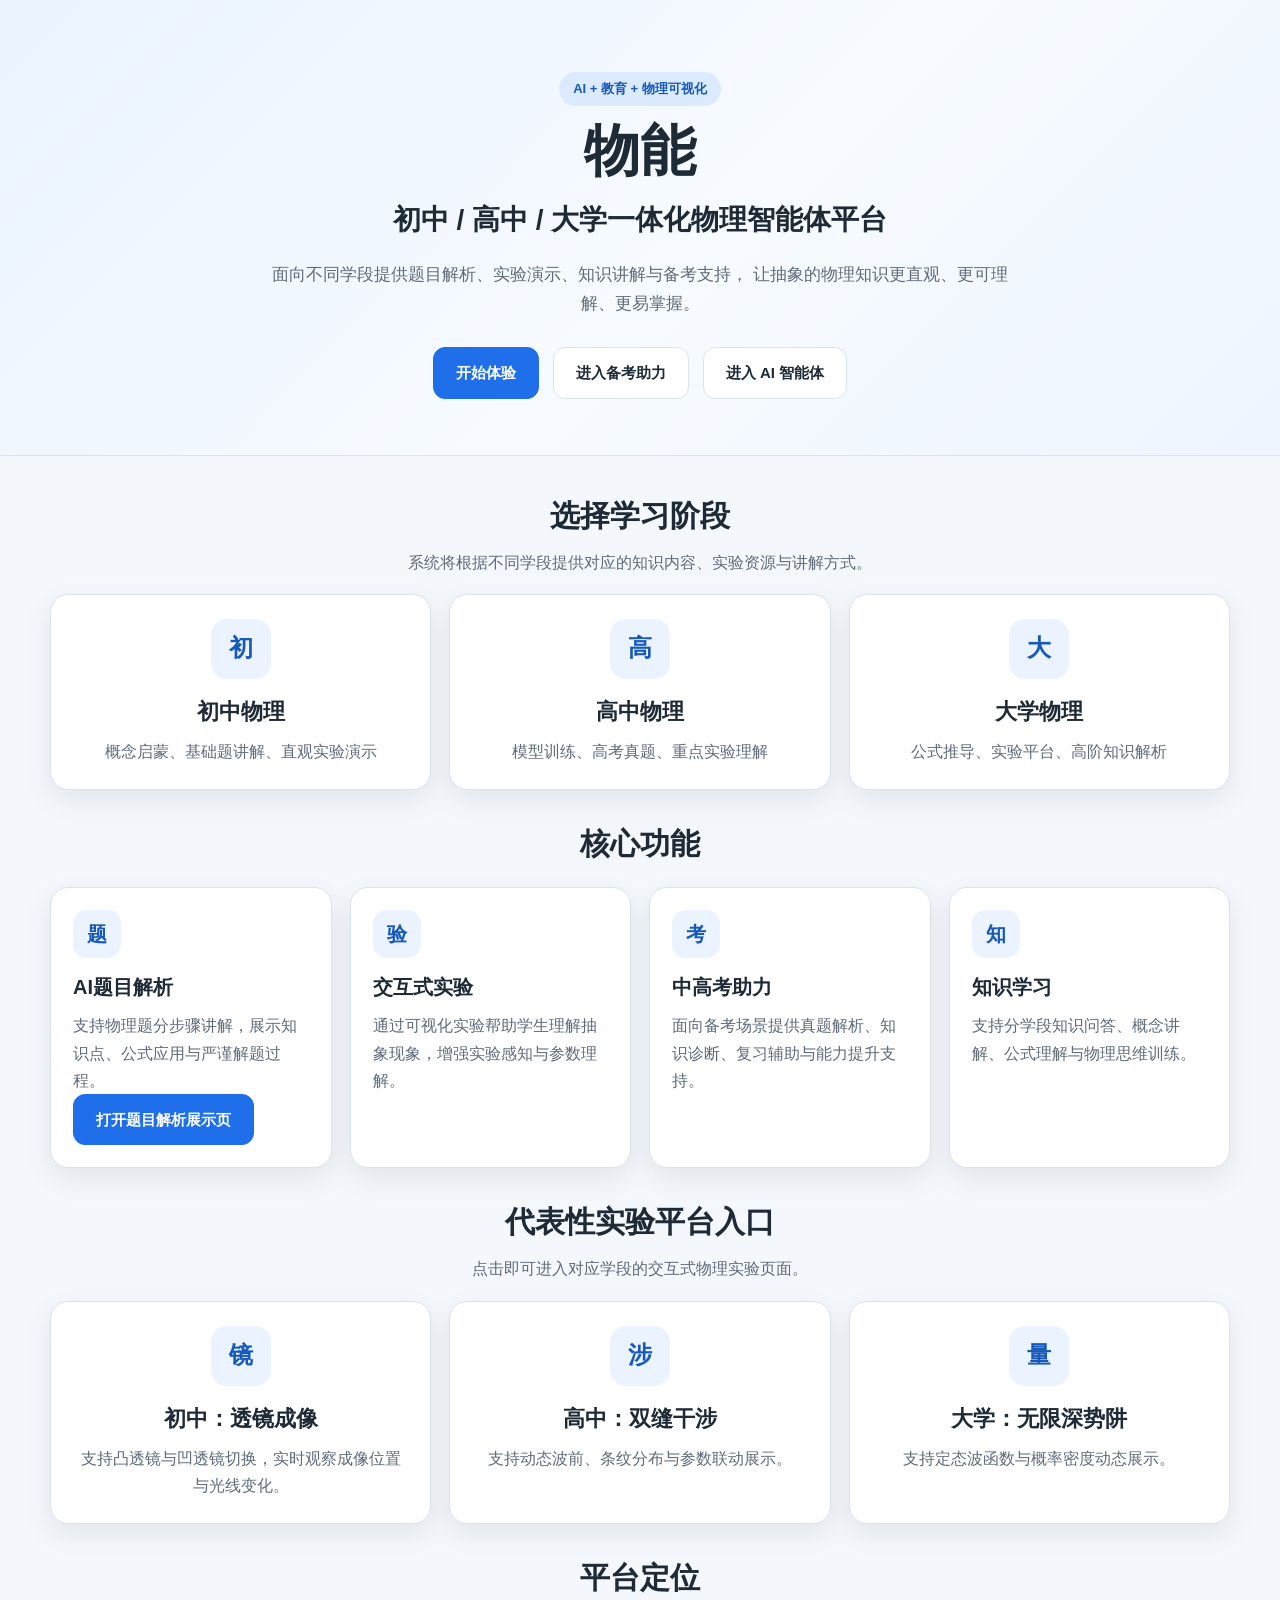
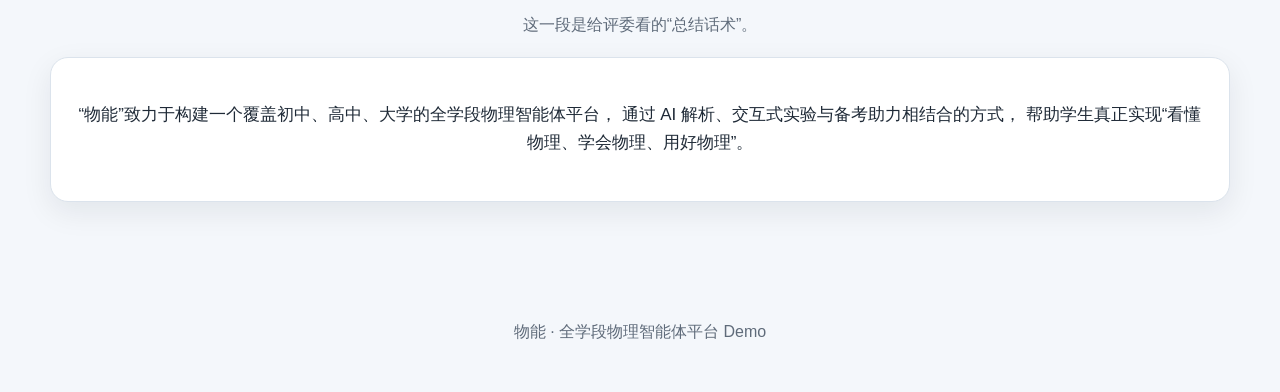
<file: index.html>
<!doctype html>
<html lang="zh-CN">
<head>
  <meta charset="utf-8">
  <meta name="viewport" content="width=device-width, initial-scale=1">
  <title>物能 · 全学段物理智能体</title>
  <link rel="stylesheet" href="styles.css">
</head>
<body>

  <header class="hero">
    <div class="container">
      <div class="hero-text">
        <p class="tag">AI + 教育 + 物理可视化</p>
        <h1>物能</h1>
        <h2>初中 / 高中 / 大学一体化物理智能体平台</h2>
        <p class="desc">
          面向不同学段提供题目解析、实验演示、知识讲解与备考支持，
          让抽象的物理知识更直观、更可理解、更易掌握。
        </p>

        <div class="hero-buttons">
          <a class="btn primary" href="#stage">开始体验</a>
          <a class="btn secondary" href="exam-help.html">进入备考助力</a>
          <a class="btn secondary" href="https://www.coze.cn/store/agent/7615112002855600128?bot_id=true" target="_blank">进入 AI 智能体</a>
        </div>
      </div>
    </div>
  </header>

  <main class="container">

    <section id="stage" class="section">
      <div class="section-title">
        <h3>选择学习阶段</h3>
        <p>系统将根据不同学段提供对应的知识内容、实验资源与讲解方式。</p>
      </div>

      <div class="grid three">
        <a class="card stage-card" href="junior.html">
          <div class="icon">初</div>
          <h4>初中物理</h4>
          <p>概念启蒙、基础题讲解、直观实验演示</p>
        </a>

        <a class="card stage-card" href="senior.html">
          <div class="icon">高</div>
          <h4>高中物理</h4>
          <p>模型训练、高考真题、重点实验理解</p>
        </a>

        <a class="card stage-card" href="college.html">
          <div class="icon">大</div>
          <h4>大学物理</h4>
          <p>公式推导、实验平台、高阶知识解析</p>
        </a>
      </div>
    </section>

    <section class="section">
      <div class="section-title">
        <h3>核心功能</h3>
      </div>   
      <div class="grid four">
        <div class="card feature-card">
          <div class="feature-icon">题</div>
          <h4>AI题目解析</h4>
          <p>支持物理题分步骤讲解，展示知识点、公式应用与严谨解题过程。</p>
          <a class="btn primary" href="problem-demo.html" target="_blank">打开题目解析展示页</a>
        </div>

        <div class="card feature-card">
          <div class="feature-icon">验</div>
          <h4>交互式实验</h4>
          <p>通过可视化实验帮助学生理解抽象现象，增强实验感知与参数理解。</p>
        </div>

        <div class="card feature-card">
          <div class="feature-icon">考</div>
          <h4>中高考助力</h4>
          <p>面向备考场景提供真题解析、知识诊断、复习辅助与能力提升支持。</p>
        </div>

        <div class="card feature-card">
          <div class="feature-icon">知</div>
          <h4>知识学习</h4>
          <p>支持分学段知识问答、概念讲解、公式理解与物理思维训练。</p>
        </div>
      </div>
    </section>
    <section class="section">
      <div class="section-title">
        <h3>代表性实验平台入口</h3>
        <p>点击即可进入对应学段的交互式物理实验页面。</p>
      </div>
    
      <div class="grid three">
        <a class="card stage-card" href="lens-imaging.html" target="_blank">
          <div class="icon">镜</div>
          <h4>初中：透镜成像</h4>
          <p>支持凸透镜与凹透镜切换，实时观察成像位置与光线变化。</p>
        </a>
    
        <a class="card stage-card" href="double-slit.html" target="_blank">
          <div class="icon">涉</div>
          <h4>高中：双缝干涉</h4>
          <p>支持动态波前、条纹分布与参数联动展示。</p>
        </a>
    
        <a class="card stage-card" href="qm-box.html" target="_blank">
          <div class="icon">量</div>
          <h4>大学：无限深势阱</h4>
          <p>支持定态波函数与概率密度动态展示。</p>
        </a>
      </div>
    </section>
    <section class="section demo-panel">
      <div class="section-title">
        <h3>平台定位</h3>
        <p>这一段是给评委看的“总结话术”。</p>
      </div>

      <div class="card highlight-card">
        <p>
          “物能”致力于构建一个覆盖初中、高中、大学的全学段物理智能体平台，
          通过 AI 解析、交互式实验与备考助力相结合的方式，
          帮助学生真正实现“看懂物理、学会物理、用好物理”。
        </p>
      </div>
    </section>

  </main>

  <footer class="footer">
    <div class="container">
      <p>物能 · 全学段物理智能体平台 Demo</p>
    </div>
  </footer>

  <script src="script.js"></script>
</body>
</html>
</file>
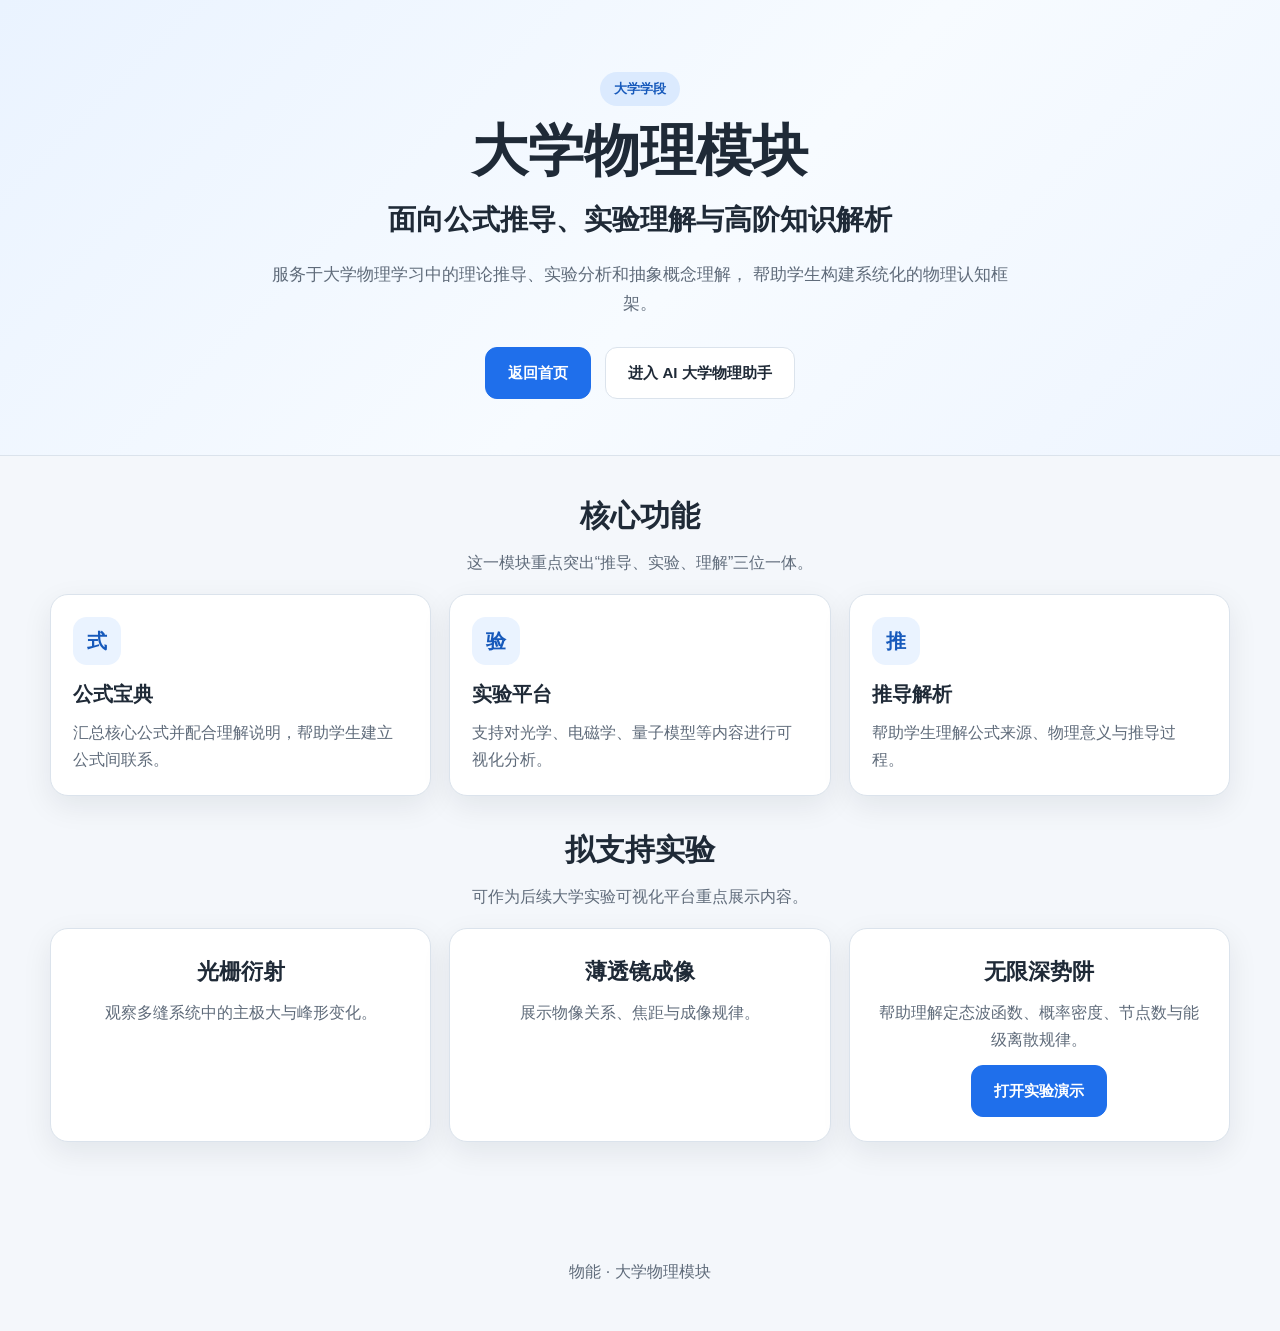
<file: college.html>
<!doctype html>
<html lang="zh-CN">
<head>
  <meta charset="utf-8">
  <meta name="viewport" content="width=device-width, initial-scale=1">
  <title>大学物理 · 物能</title>
  <link rel="stylesheet" href="styles.css">
</head>
<body>

  <header class="hero">
    <div class="container">
      <div class="hero-text">
        <p class="tag">大学学段</p>
        <h1>大学物理模块</h1>
        <h2>面向公式推导、实验理解与高阶知识解析</h2>
        <p class="desc">
          服务于大学物理学习中的理论推导、实验分析和抽象概念理解，
          帮助学生构建系统化的物理认知框架。
        </p>
        <div class="hero-buttons">
          <a class="btn primary" href="index.html">返回首页</a>
          <a class="btn secondary" href="https://www.coze.cn/store/agent/7615112002855600128?bot_id=true" target="_blank">进入 AI 大学物理助手</a>
        </div>
      </div>
    </div>
  </header>

  <main class="container">
    <section class="section">
      <div class="section-title">
        <h3>核心功能</h3>
        <p>这一模块重点突出“推导、实验、理解”三位一体。</p>
      </div>

      <div class="grid three">
        <div class="card feature-card">
          <div class="feature-icon">式</div>
          <h4>公式宝典</h4>
          <p>汇总核心公式并配合理解说明，帮助学生建立公式间联系。</p>
        </div>

        <div class="card feature-card">
          <div class="feature-icon">验</div>
          <h4>实验平台</h4>
          <p>支持对光学、电磁学、量子模型等内容进行可视化分析。</p>
        </div>

        <div class="card feature-card">
          <div class="feature-icon">推</div>
          <h4>推导解析</h4>
          <p>帮助学生理解公式来源、物理意义与推导过程。</p>
        </div>
      </div>
    </section>

    <section class="section">
      <div class="section-title">
        <h3>拟支持实验</h3>
        <p>可作为后续大学实验可视化平台重点展示内容。</p>
      </div>

      <div class="grid three">
        <div class="card stage-card">
          <h4>光栅衍射</h4>
          <p>观察多缝系统中的主极大与峰形变化。</p>
        </div>
        <div class="card stage-card">
          <h4>薄透镜成像</h4>
          <p>展示物像关系、焦距与成像规律。</p>
        </div>
        <div class="card stage-card">
          <h4>无限深势阱</h4>
          <p>帮助理解定态波函数、概率密度、节点数与能级离散规律。</p>
          <a class="btn primary" href="qm-box.html" target="_blank">打开实验演示</a>
        </div>
      </div>
    </section>
  </main>

  <footer class="footer">
    <div class="container">
      <p>物能 · 大学物理模块</p>
    </div>
  </footer>

</body>
</html>
</file>
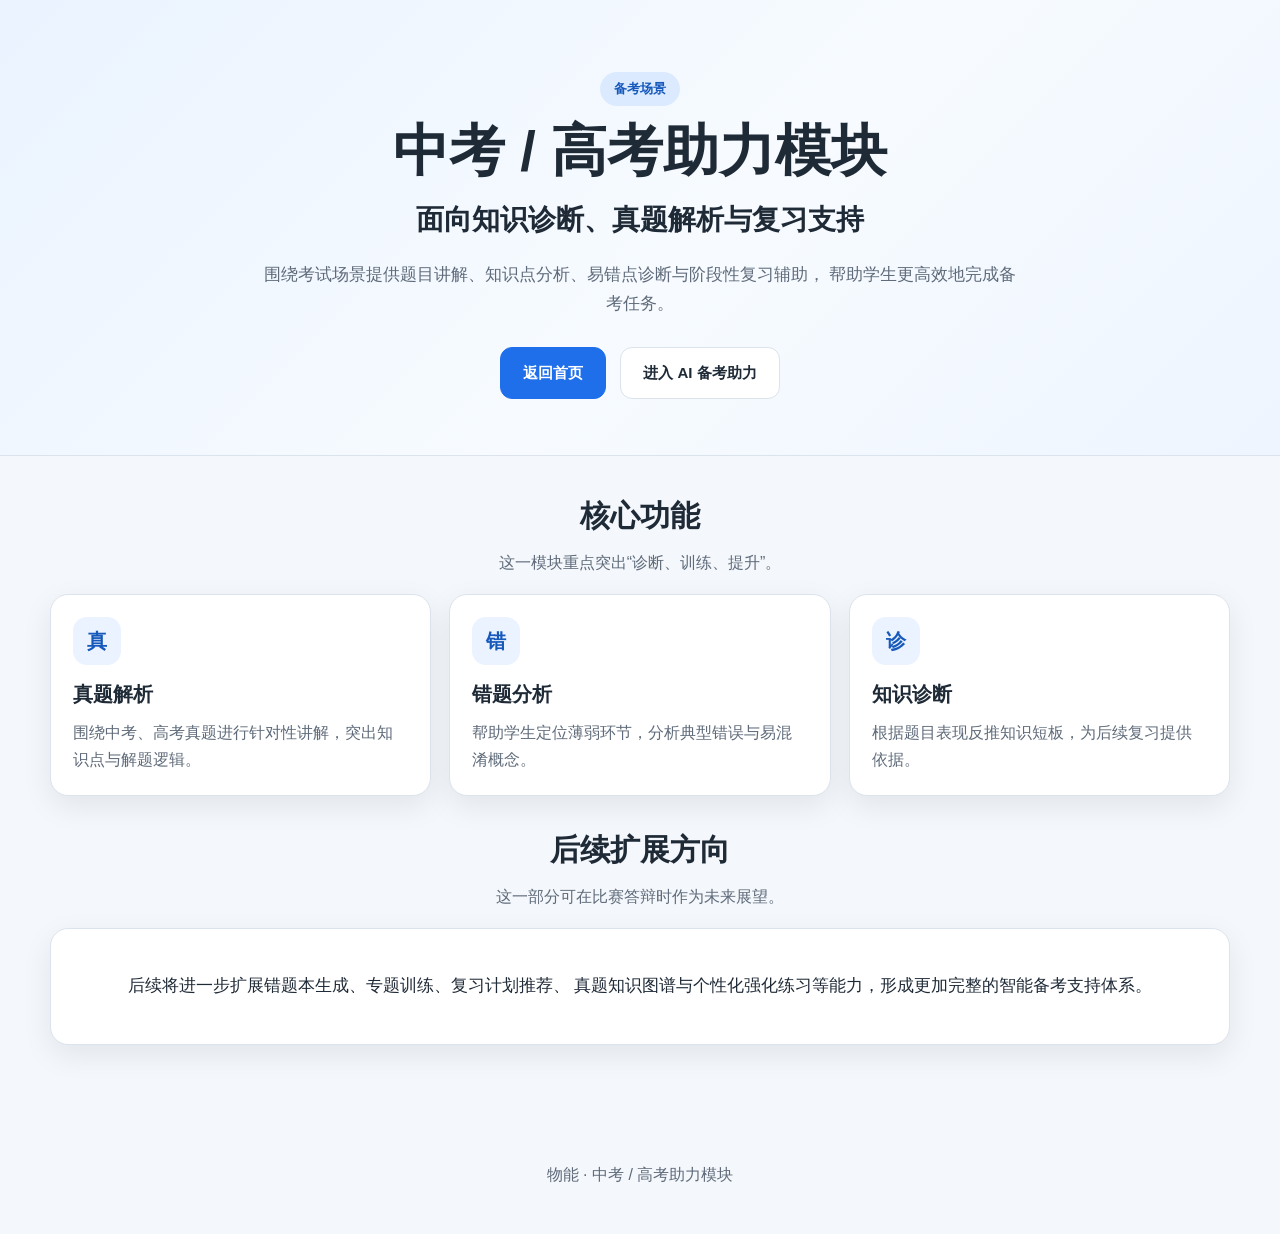
<file: exam-help.html>
<!doctype html>
<html lang="zh-CN">
<head>
  <meta charset="utf-8">
  <meta name="viewport" content="width=device-width, initial-scale=1">
  <title>备考助力 · 物能</title>
  <link rel="stylesheet" href="styles.css">
</head>
<body>

  <header class="hero">
    <div class="container">
      <div class="hero-text">
        <p class="tag">备考场景</p>
        <h1>中考 / 高考助力模块</h1>
        <h2>面向知识诊断、真题解析与复习支持</h2>
        <p class="desc">
          围绕考试场景提供题目讲解、知识点分析、易错点诊断与阶段性复习辅助，
          帮助学生更高效地完成备考任务。
        </p>

        <div class="hero-buttons">
          <a class="btn primary" href="index.html">返回首页</a>
          <a class="btn secondary" href="https://www.coze.cn/store/agent/7615112002855600128?bot_id=true" target="_blank">进入 AI 备考助力</a>
        </div>
      </div>
    </div>
  </header>

  <main class="container">
    <section class="section">
      <div class="section-title">
        <h3>核心功能</h3>
        <p>这一模块重点突出“诊断、训练、提升”。</p>
      </div>

      <div class="grid three">
        <div class="card feature-card">
          <div class="feature-icon">真</div>
          <h4>真题解析</h4>
          <p>围绕中考、高考真题进行针对性讲解，突出知识点与解题逻辑。</p>
        </div>

        <div class="card feature-card">
          <div class="feature-icon">错</div>
          <h4>错题分析</h4>
          <p>帮助学生定位薄弱环节，分析典型错误与易混淆概念。</p>
        </div>

        <div class="card feature-card">
          <div class="feature-icon">诊</div>
          <h4>知识诊断</h4>
          <p>根据题目表现反推知识短板，为后续复习提供依据。</p>
        </div>
      </div>
    </section>

    <section class="section">
      <div class="section-title">
        <h3>后续扩展方向</h3>
        <p>这一部分可在比赛答辩时作为未来展望。</p>
      </div>

      <div class="card highlight-card">
        <p>
          后续将进一步扩展错题本生成、专题训练、复习计划推荐、
          真题知识图谱与个性化强化练习等能力，形成更加完整的智能备考支持体系。
        </p>
      </div>
    </section>
  </main>

  <footer class="footer">
    <div class="container">
      <p>物能 · 中考 / 高考助力模块</p>
    </div>
  </footer>

</body>
</html>
</file>
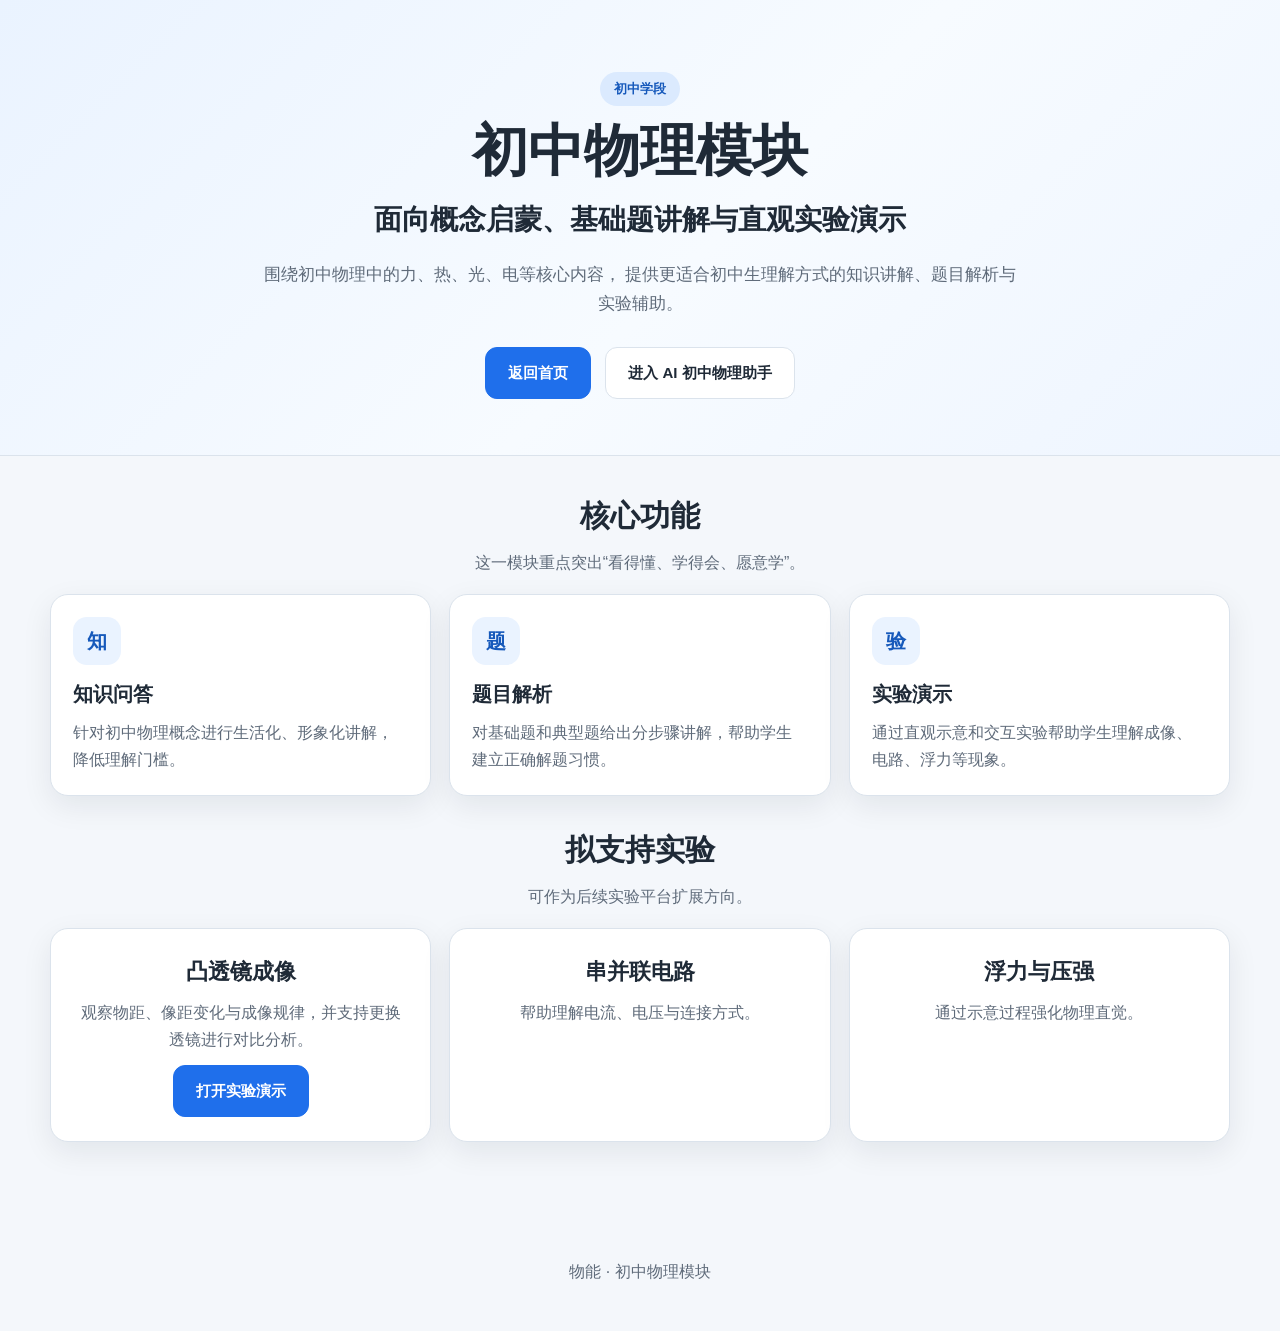
<file: junior.html>
<!doctype html>
<html lang="zh-CN">
<head>
  <meta charset="utf-8">
  <meta name="viewport" content="width=device-width, initial-scale=1">
  <title>初中物理 · 物能</title>
  <link rel="stylesheet" href="styles.css">
</head>
<body>

  <header class="hero">
    <div class="container">
      <div class="hero-text">
        <p class="tag">初中学段</p>
        <h1>初中物理模块</h1>
        <h2>面向概念启蒙、基础题讲解与直观实验演示</h2>
        <p class="desc">
          围绕初中物理中的力、热、光、电等核心内容，
          提供更适合初中生理解方式的知识讲解、题目解析与实验辅助。
        </p>
        
        <div class="hero-buttons">
          <a class="btn primary" href="index.html">返回首页</a>
          <a class="btn secondary" href="https://www.coze.cn/store/agent/7615112002855600128?bot_id=true" target="_blank">进入 AI 初中物理助手</a>
        </div>
      </div>
    </div>
  </header>

  <main class="container">
    <section class="section">
      <div class="section-title">
        <h3>核心功能</h3>
        <p>这一模块重点突出“看得懂、学得会、愿意学”。</p>
      </div>

      <div class="grid three">
        <div class="card feature-card">
          <div class="feature-icon">知</div>
          <h4>知识问答</h4>
          <p>针对初中物理概念进行生活化、形象化讲解，降低理解门槛。</p>
        </div>

        <div class="card feature-card">
          <div class="feature-icon">题</div>
          <h4>题目解析</h4>
          <p>对基础题和典型题给出分步骤讲解，帮助学生建立正确解题习惯。</p>
        </div>

        <div class="card feature-card">
          <div class="feature-icon">验</div>
          <h4>实验演示</h4>
          <p>通过直观示意和交互实验帮助学生理解成像、电路、浮力等现象。</p>
        </div>
      </div>
    </section>

    <section class="section">
      <div class="section-title">
        <h3>拟支持实验</h3>
        <p>可作为后续实验平台扩展方向。</p>
      </div>

      <div class="grid three">
        <div class="card stage-card">
          <h4>凸透镜成像</h4>
          <p>观察物距、像距变化与成像规律，并支持更换透镜进行对比分析。</p>
          <a class="btn primary" href="lens-imaging.html" target="_blank">打开实验演示</a>
        </div>
        <div class="card stage-card">
          <h4>串并联电路</h4>
          <p>帮助理解电流、电压与连接方式。</p>
        </div>
        <div class="card stage-card">
          <h4>浮力与压强</h4>
          <p>通过示意过程强化物理直觉。</p>
        </div>
      </div>
    </section>
  </main>

  <footer class="footer">
    <div class="container">
      <p>物能 · 初中物理模块</p>
    </div>
  </footer>

</body>
</html>
</file>
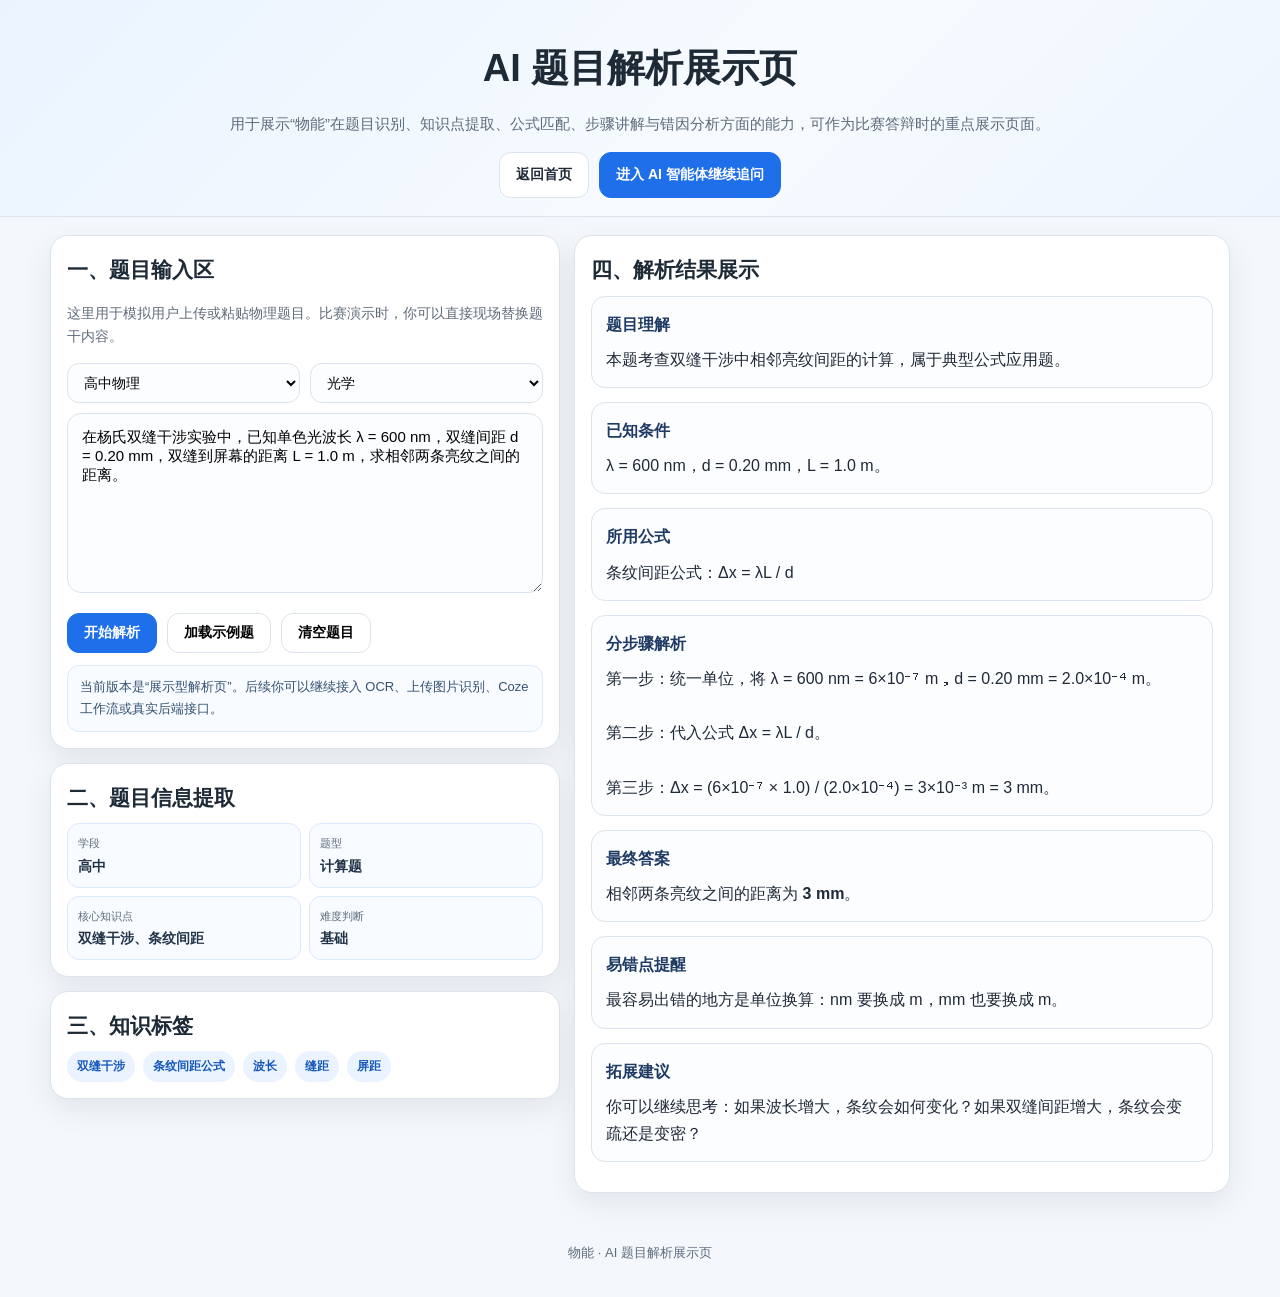
<file: problem-demo.html>
<!doctype html>
<html lang="zh-CN">
<head>
  <meta charset="utf-8">
  <meta name="viewport" content="width=device-width, initial-scale=1">
  <title>AI题目解析展示页 · 物能</title>
  <style>
    :root{
      --bg:#f4f7fb;
      --card:#ffffff;
      --text:#1f2a37;
      --muted:#5f6b7a;
      --line:#dbe3ec;
      --primary:#1f6feb;
      --primary-dark:#1659bb;
      --soft:#eaf3ff;
      --shadow:0 10px 30px rgba(15,23,42,.08);
      --radius:18px;
    }

    *{ box-sizing:border-box; }

    body{
      margin:0;
      font-family:"Microsoft YaHei","PingFang SC",Arial,sans-serif;
      background:var(--bg);
      color:var(--text);
      line-height:1.7;
    }

    a{
      text-decoration:none;
      color:inherit;
    }

    .container{
      width:min(1180px, calc(100% - 24px));
      margin:0 auto;
    }

    .hero{
      padding:36px 0 18px;
      background:linear-gradient(135deg,#eaf3ff 0%,#f7fbff 58%,#eef5ff 100%);
      border-bottom:1px solid var(--line);
    }

    .hero h1{
      margin:0;
      text-align:center;
      font-size:38px;
    }

    .hero p{
      margin:10px auto 0;
      max-width:860px;
      text-align:center;
      color:var(--muted);
      font-size:15px;
    }

    .hero-actions{
      display:flex;
      justify-content:center;
      gap:10px;
      margin-top:16px;
      flex-wrap:wrap;
    }

    .btn{
      display:inline-block;
      padding:10px 16px;
      border-radius:12px;
      border:1px solid var(--line);
      background:#fff;
      font-weight:700;
      font-size:14px;
      transition:.2s ease;
      cursor:pointer;
    }

    .btn:hover{
      transform:translateY(-2px);
      box-shadow:var(--shadow);
    }

    .btn.primary{
      background:var(--primary);
      color:#fff;
      border-color:var(--primary);
    }

    .btn.primary:hover{
      background:var(--primary-dark);
    }

    main{
      padding:18px 0 28px;
    }

    .layout{
      display:grid;
      grid-template-columns: 1.05fr 1.35fr;
      gap:14px;
      align-items:start;
    }

    .left-col,.right-col{
      display:flex;
      flex-direction:column;
      gap:14px;
    }

    .card{
      background:var(--card);
      border:1px solid var(--line);
      border-radius:var(--radius);
      box-shadow:var(--shadow);
      padding:16px;
    }

    .card h2{
      margin:0 0 8px;
      font-size:21px;
    }

    .card h3{
      margin:0 0 8px;
      font-size:18px;
    }

    .muted{
      color:var(--muted);
      font-size:14px;
    }

    .input-box{
      width:100%;
      min-height:180px;
      resize:vertical;
      border:1px solid var(--line);
      border-radius:14px;
      padding:14px;
      font-family:inherit;
      font-size:15px;
      outline:none;
      background:#fcfdff;
    }

    .input-box:focus{
      border-color:#9fc2ff;
      box-shadow:0 0 0 3px rgba(31,111,235,.08);
    }

    .row{
      display:grid;
      grid-template-columns:1fr 1fr;
      gap:10px;
    }

    .select, .text-input{
      width:100%;
      border:1px solid var(--line);
      border-radius:12px;
      padding:10px 12px;
      font-size:14px;
      background:#fcfdff;
    }

    .tip{
      padding:10px 12px;
      background:#f8fbff;
      border:1px solid #dce9ff;
      border-radius:12px;
      color:#355070;
      font-size:13px;
    }

    .metric-grid{
      display:grid;
      grid-template-columns:1fr 1fr;
      gap:8px;
    }

    .metric{
      padding:10px;
      border-radius:12px;
      background:#f8fbff;
      border:1px solid #dce9ff;
    }

    .metric .label{
      font-size:11px;
      color:var(--muted);
      margin-bottom:4px;
    }

    .metric .value{
      font-size:14px;
      font-weight:700;
      color:#223348;
      line-height:1.4;
    }

    .answer-block{
      margin-bottom:14px;
      padding:14px;
      border-radius:14px;
      border:1px solid var(--line);
      background:#fcfdff;
    }

    .answer-block h4{
      margin:0 0 8px;
      font-size:16px;
      color:#1f3b64;
    }

    .chip-row{
      display:flex;
      gap:8px;
      flex-wrap:wrap;
      margin-top:8px;
    }

    .chip{
      background:var(--soft);
      color:var(--primary-dark);
      border-radius:999px;
      padding:5px 10px;
      font-size:12px;
      font-weight:700;
    }

    .footer{
      text-align:center;
      padding:8px 0 20px;
      color:var(--muted);
      font-size:13px;
    }

    @media (max-width: 980px){
      .layout{
        grid-template-columns:1fr;
      }
    }

    @media (max-width: 720px){
      .hero h1{
        font-size:30px;
      }

      .row, .metric-grid{
        grid-template-columns:1fr;
      }
    }
  </style>
</head>
<body>

<header class="hero">
  <div class="container">
    <h1>AI 题目解析展示页</h1>
    <p>用于展示“物能”在题目识别、知识点提取、公式匹配、步骤讲解与错因分析方面的能力，可作为比赛答辩时的重点展示页面。</p>
    <div class="hero-actions">
      <a class="btn" href="index.html">返回首页</a>
      <a class="btn primary" id="goCozeBtn" href="#" target="_blank">进入 AI 智能体继续追问</a>
    </div>
  </div>
</header>

<main class="container">
  <div class="layout">

    <div class="left-col">
      <section class="card">
        <h2>一、题目输入区</h2>
        <p class="muted">这里用于模拟用户上传或粘贴物理题目。比赛演示时，你可以直接现场替换题干内容。</p>

        <div class="row" style="margin-bottom:10px;">
          <select class="select" id="stageSelect">
            <option value="初中">初中物理</option>
            <option value="高中" selected>高中物理</option>
            <option value="大学">大学物理</option>
          </select>

          <select class="select" id="typeSelect">
            <option value="力学">力学</option>
            <option value="电学">电学</option>
            <option value="光学" selected>光学</option>
            <option value="热学">热学</option>
            <option value="近代物理">近代物理</option>
          </select>
        </div>

        <textarea id="problemInput" class="input-box">在杨氏双缝干涉实验中，已知单色光波长 λ = 600 nm，双缝间距 d = 0.20 mm，双缝到屏幕的距离 L = 1.0 m，求相邻两条亮纹之间的距离。</textarea>

        <div style="display:flex; gap:10px; flex-wrap:wrap; margin-top:12px;">
          <button class="btn primary" id="analyzeBtn">开始解析</button>
          <button class="btn" id="loadExampleBtn">加载示例题</button>
          <button class="btn" id="clearBtn">清空题目</button>
        </div>

        <div class="tip" style="margin-top:12px;">
          当前版本是“展示型解析页”。后续你可以继续接入 OCR、上传图片识别、Coze 工作流或真实后端接口。
        </div>
      </section>

      <section class="card">
        <h2>二、题目信息提取</h2>
        <div class="metric-grid">
          <div class="metric">
            <div class="label">学段</div>
            <div class="value" id="metricStage">高中</div>
          </div>
          <div class="metric">
            <div class="label">题型</div>
            <div class="value" id="metricType">计算题</div>
          </div>
          <div class="metric">
            <div class="label">核心知识点</div>
            <div class="value" id="metricKnowledge">双缝干涉、条纹间距</div>
          </div>
          <div class="metric">
            <div class="label">难度判断</div>
            <div class="value" id="metricDifficulty">基础</div>
          </div>
        </div>
      </section>

      <section class="card">
        <h2>三、知识标签</h2>
        <div class="chip-row" id="chipRow">
          <span class="chip">双缝干涉</span>
          <span class="chip">条纹间距公式</span>
          <span class="chip">波长</span>
          <span class="chip">缝距</span>
          <span class="chip">屏距</span>
        </div>
      </section>
    </div>

    <div class="right-col">
      <section class="card">
        <h2>四、解析结果展示</h2>

        <div class="answer-block">
          <h4>题目理解</h4>
          <div id="understandingText">
            本题考查双缝干涉中相邻亮纹间距的计算，属于典型公式应用题。
          </div>
        </div>

        <div class="answer-block">
          <h4>已知条件</h4>
          <div id="knownText">
            λ = 600 nm，d = 0.20 mm，L = 1.0 m。
          </div>
        </div>

        <div class="answer-block">
          <h4>所用公式</h4>
          <div id="formulaText">
            条纹间距公式：Δx = λL / d
          </div>
        </div>

        <div class="answer-block">
          <h4>分步骤解析</h4>
          <div id="stepsText">
            第一步：统一单位，将 λ = 600 nm = 6×10⁻⁷ m，d = 0.20 mm = 2.0×10⁻⁴ m。<br><br>
            第二步：代入公式 Δx = λL / d。<br><br>
            第三步：Δx = (6×10⁻⁷ × 1.0) / (2.0×10⁻⁴) = 3×10⁻³ m = 3 mm。
          </div>
        </div>

        <div class="answer-block">
          <h4>最终答案</h4>
          <div id="answerText">
            相邻两条亮纹之间的距离为 <strong>3 mm</strong>。
          </div>
        </div>

        <div class="answer-block">
          <h4>易错点提醒</h4>
          <div id="mistakeText">
            最容易出错的地方是单位换算：nm 要换成 m，mm 也要换成 m。
          </div>
        </div>

        <div class="answer-block">
          <h4>拓展建议</h4>
          <div id="extensionText">
            你可以继续思考：如果波长增大，条纹会如何变化？如果双缝间距增大，条纹会变疏还是变密？
          </div>
        </div>
      </section>
    </div>

  </div>
</main>

<footer class="footer">
  <div class="container">
    <p>物能 · AI 题目解析展示页</p>
  </div>
</footer>

<script>
  // ===== 这里填你的 Coze 链接 =====
  const COZE_LINK = "https://www.coze.cn/s/jZ3ES_zmSXE/";

  const goCozeBtn = document.getElementById("goCozeBtn");
  if (COZE_LINK.startsWith("http")) {
    goCozeBtn.href = COZE_LINK;
  } else {
    goCozeBtn.href = "#";
  }

  const problemInput = document.getElementById("problemInput");
  const stageSelect = document.getElementById("stageSelect");
  const typeSelect = document.getElementById("typeSelect");

  const analyzeBtn = document.getElementById("analyzeBtn");
  const loadExampleBtn = document.getElementById("loadExampleBtn");
  const clearBtn = document.getElementById("clearBtn");

  const metricStage = document.getElementById("metricStage");
  const metricType = document.getElementById("metricType");
  const metricKnowledge = document.getElementById("metricKnowledge");
  const metricDifficulty = document.getElementById("metricDifficulty");
  const chipRow = document.getElementById("chipRow");

  const understandingText = document.getElementById("understandingText");
  const knownText = document.getElementById("knownText");
  const formulaText = document.getElementById("formulaText");
  const stepsText = document.getElementById("stepsText");
  const answerText = document.getElementById("answerText");
  const mistakeText = document.getElementById("mistakeText");
  const extensionText = document.getElementById("extensionText");

  const exampleProblem = `在杨氏双缝干涉实验中，已知单色光波长 λ = 600 nm，双缝间距 d = 0.20 mm，双缝到屏幕的距离 L = 1.0 m，求相邻两条亮纹之间的距离。`;

  loadExampleBtn.addEventListener("click", () => {
    problemInput.value = exampleProblem;
    stageSelect.value = "高中";
    typeSelect.value = "光学";
  });

  clearBtn.addEventListener("click", () => {
    problemInput.value = "";
  });

  analyzeBtn.addEventListener("click", () => {
    const stage = stageSelect.value;
    const subjectType = typeSelect.value;
    const problem = problemInput.value.trim();

    metricStage.textContent = stage;
    metricType.textContent = "计算题";
    metricDifficulty.textContent = stage === "初中" ? "基础" : (stage === "高中" ? "基础-中等" : "中等");

    if (!problem) {
      metricKnowledge.textContent = "未识别";
      chipRow.innerHTML = `<span class="chip">请先输入题目</span>`;
      understandingText.innerHTML = "当前没有可供解析的题目内容。";
      knownText.innerHTML = "暂无。";
      formulaText.innerHTML = "暂无。";
      stepsText.innerHTML = "请先输入或加载题目后再点击“开始解析”。";
      answerText.innerHTML = "暂无结果。";
      mistakeText.innerHTML = "暂无。";
      extensionText.innerHTML = "暂无。";
      return;
    }

    // 这里先做展示型规则解析，后面可接真实模型/工作流
    if (problem.includes("双缝") || problem.includes("干涉")) {
      metricKnowledge.textContent = "双缝干涉、条纹间距";
      chipRow.innerHTML = `
        <span class="chip">双缝干涉</span>
        <span class="chip">条纹间距公式</span>
        <span class="chip">波长</span>
        <span class="chip">缝距</span>
        <span class="chip">屏距</span>
      `;
      understandingText.innerHTML = "本题考查双缝干涉中相邻亮纹间距的计算，属于典型公式应用题。";
      knownText.innerHTML = "λ = 600 nm，d = 0.20 mm，L = 1.0 m。";
      formulaText.innerHTML = "条纹间距公式：Δx = λL / d";
      stepsText.innerHTML = `
        第一步：统一单位，将 λ = 600 nm = 6×10⁻⁷ m，d = 0.20 mm = 2.0×10⁻⁴ m。<br><br>
        第二步：代入公式 Δx = λL / d。<br><br>
        第三步：Δx = (6×10⁻⁷ × 1.0) / (2.0×10⁻⁴) = 3×10⁻³ m = 3 mm。
      `;
      answerText.innerHTML = `相邻两条亮纹之间的距离为 <strong>3 mm</strong>。`;
      mistakeText.innerHTML = "易错点主要在单位换算，尤其是 nm 与 mm 都需要换成国际单位制中的 m。";
      extensionText.innerHTML = "可继续探究：增大波长会让条纹变疏，增大缝距会让条纹变密。";
      return;
    }

    if (problem.includes("透镜") || problem.includes("焦距") || problem.includes("像距")) {
      metricKnowledge.textContent = "透镜成像、薄透镜公式";
      chipRow.innerHTML = `
        <span class="chip">透镜成像</span>
        <span class="chip">薄透镜公式</span>
        <span class="chip">物距</span>
        <span class="chip">像距</span>
        <span class="chip">焦距</span>
      `;
      understandingText.innerHTML = "本题主要考查薄透镜成像关系以及物距、焦距、像距之间的联系。";
      knownText.innerHTML = "请根据题干读取物距、焦距、像距等条件。";
      formulaText.innerHTML = "薄透镜公式：1/f = 1/u + 1/v；放大率：m = -v/u";
      stepsText.innerHTML = `
        第一步：明确已知量与待求量。<br><br>
        第二步：根据题干判断是凸透镜还是凹透镜。<br><br>
        第三步：代入薄透镜公式求像距，再结合放大率判断像的大小和正倒。`;
      answerText.innerHTML = "请根据具体数值代入后得到最终答案。";
      mistakeText.innerHTML = "常见错误包括：符号约定混乱、实像与虚像判断错误、忽略放大率符号。";
      extensionText.innerHTML = "建议进一步结合透镜成像实验页同步观察物距变化引起的像距变化。";
      return;
    }

    if (problem.includes("势阱") || problem.includes("波函数") || problem.includes("量子")) {
      metricKnowledge.textContent = "无限深势阱、波函数、概率密度";
      chipRow.innerHTML = `
        <span class="chip">无限深势阱</span>
        <span class="chip">波函数</span>
        <span class="chip">概率密度</span>
        <span class="chip">量子数</span>
        <span class="chip">能级离散</span>
      `;
      understandingText.innerHTML = "本题涉及量子力学中无限深势阱模型，重点在波函数形式、节点数和能级规律。";
      knownText.innerHTML = "请从题干中提取量子数 n、阱宽 L 等关键量。";
      formulaText.innerHTML = "ψₙ(x)=√(2/L)·sin(nπx/L)，Eₙ ∝ n²/L²";
      stepsText.innerHTML = `
        第一步：识别题目是在求波函数、概率密度还是能级。<br><br>
        第二步：确定量子数 n 与阱宽 L。<br><br>
        第三步：代入相应公式分析节点数、主峰数或能级大小规律。`;
      answerText.innerHTML = "根据具体题目条件进一步代入计算。";
      mistakeText.innerHTML = "常见错误包括：把波函数 ψ 与概率密度 |ψ|² 混淆，以及忽略节点与量子数之间的关系。";
      extensionText.innerHTML = "建议结合无限深势阱实验页同步观察不同 n 下的波函数和概率密度变化。";
      return;
    }

    metricKnowledge.textContent = subjectType + "基础知识";
    chipRow.innerHTML = `
      <span class="chip">${stage}</span>
      <span class="chip">${subjectType}</span>
      <span class="chip">题目解析</span>
      <span class="chip">分步讲解</span>
    `;
    understandingText.innerHTML = "系统已识别到这是一道物理题目，当前采用通用解析模板进行展示。";
    knownText.innerHTML = "请从题干中提取关键条件、已知物理量和待求目标。";
    formulaText.innerHTML = "根据具体题型匹配对应公式。";
    stepsText.innerHTML = `
      第一步：审题，找出已知条件和所求量。<br><br>
      第二步：判断考查知识点，选择合适物理模型。<br><br>
      第三步：列公式、代入数据、计算结果。<br><br>
      第四步：检查单位与结果合理性。`;
    answerText.innerHTML = "请结合具体题干继续细化。";
    mistakeText.innerHTML = "常见问题包括审题不清、模型选错、公式误用和单位漏写。";
    extensionText.innerHTML = "后续可接入真实 AI 工作流实现自动化深度解析。";
  });
</script>
</body>

</html>
</file>
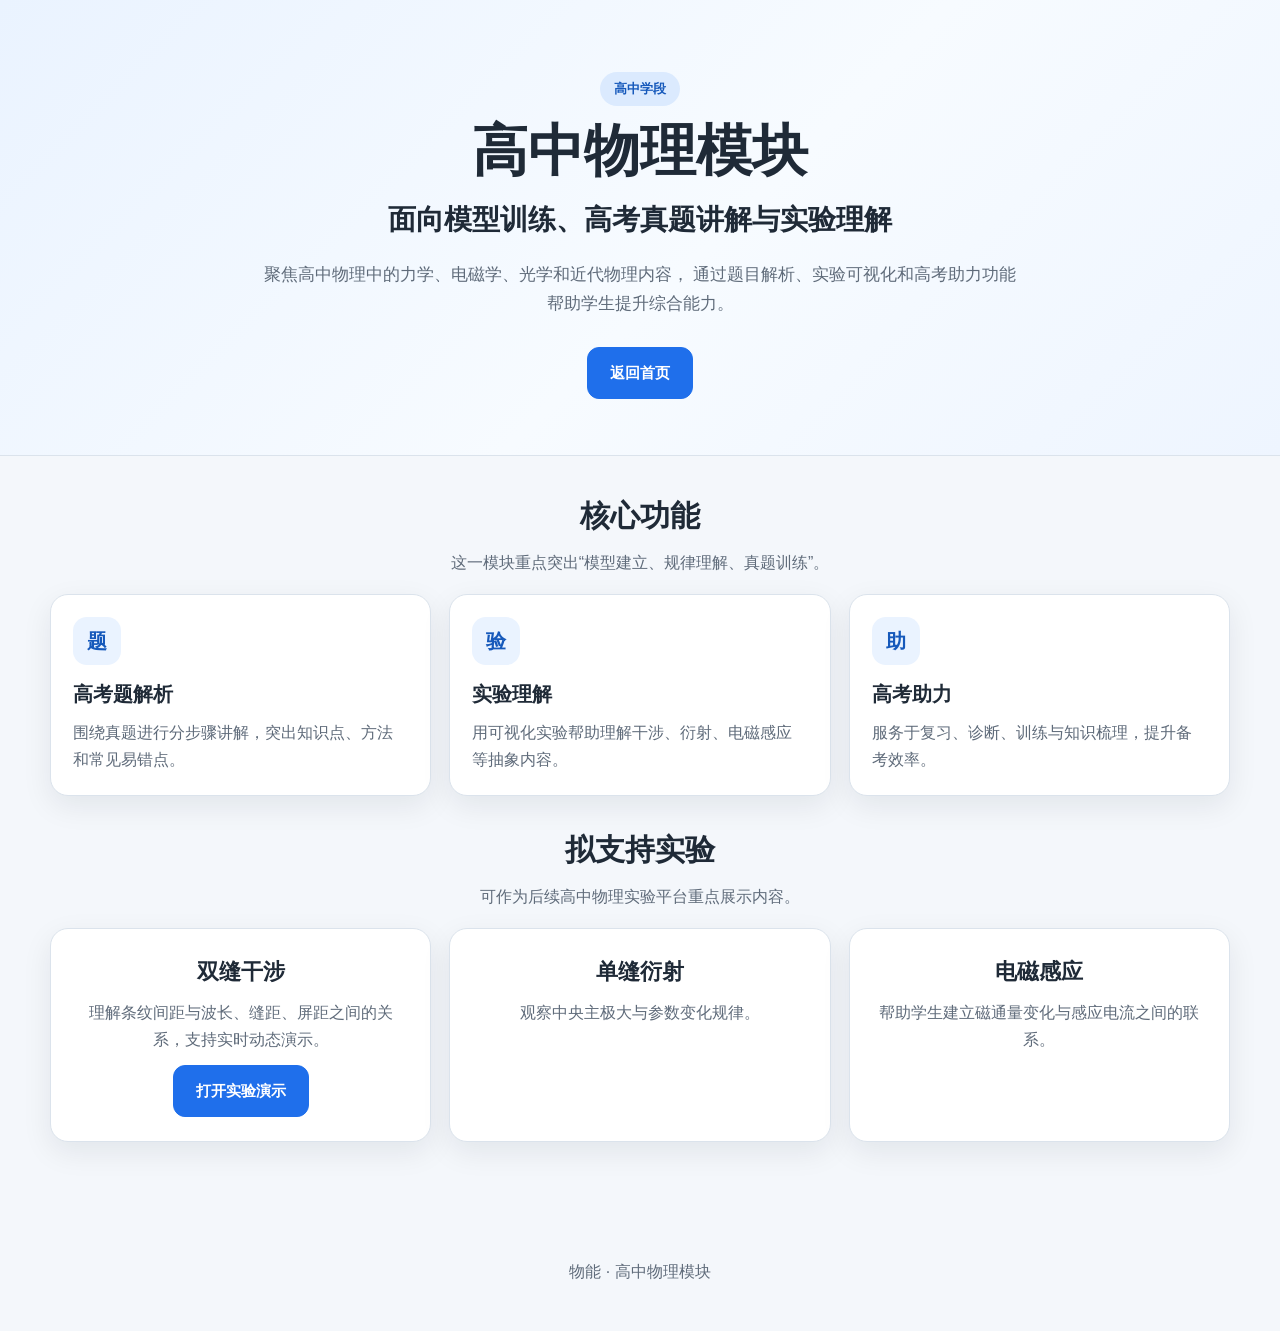
<file: senior.html>
<!doctype html>
<html lang="zh-CN">
<head>
  <meta charset="utf-8">
  <meta name="viewport" content="width=device-width, initial-scale=1">
  <title>高中物理 · 物能</title>
  <link rel="stylesheet" href="styles.css">
</head>
<body>

  <header class="hero">
    <div class="container">
      <div class="hero-text">
        <p class="tag">高中学段</p>
        <h1>高中物理模块</h1>
        <h2>面向模型训练、高考真题讲解与实验理解</h2>
        <p class="desc">
          聚焦高中物理中的力学、电磁学、光学和近代物理内容，
          通过题目解析、实验可视化和高考助力功能帮助学生提升综合能力。
        </p>

        <div class="hero-buttons">
          <a class="btn primary" href="index.html">返回首页</a>
        </div>
      </div>
    </div>
  </header>

  <main class="container">
    <section class="section">
      <div class="section-title">
        <h3>核心功能</h3>
        <p>这一模块重点突出“模型建立、规律理解、真题训练”。</p>
      </div>

      <div class="grid three">
        <div class="card feature-card">
          <div class="feature-icon">题</div>
          <h4>高考题解析</h4>
          <p>围绕真题进行分步骤讲解，突出知识点、方法和常见易错点。</p>
        </div>

        <div class="card feature-card">
          <div class="feature-icon">验</div>
          <h4>实验理解</h4>
          <p>用可视化实验帮助理解干涉、衍射、电磁感应等抽象内容。</p>
        </div>

        <div class="card feature-card">
          <div class="feature-icon">助</div>
          <h4>高考助力</h4>
          <p>服务于复习、诊断、训练与知识梳理，提升备考效率。</p>
        </div>
      </div>
    </section>

    <section class="section">
      <div class="section-title">
        <h3>拟支持实验</h3>
        <p>可作为后续高中物理实验平台重点展示内容。</p>
      </div>

      <div class="grid three">
        <div class="card stage-card">
          <h4>双缝干涉</h4>
          <p>理解条纹间距与波长、缝距、屏距之间的关系，支持实时动态演示。</p>
          <a class="btn primary" href="double-slit.html" target="_blank">打开实验演示</a>
        </div>
        <div class="card stage-card">
          <h4>单缝衍射</h4>
          <p>观察中央主极大与参数变化规律。</p>
        </div>
        <div class="card stage-card">
          <h4>电磁感应</h4>
          <p>帮助学生建立磁通量变化与感应电流之间的联系。</p>
        </div>
      </div>
    </section>
  </main>

  <footer class="footer">
    <div class="container">
      <p>物能 · 高中物理模块</p>
    </div>
  </footer>

</body>
</html>
</file>
<file: styles.css>
:root{
  --bg:#f4f7fb;
  --white:#ffffff;
  --text:#1f2a37;
  --muted:#5f6b7a;
  --line:#dbe3ec;
  --primary:#1f6feb;
  --primary-dark:#1659bb;
  --soft:#eaf3ff;
  --shadow:0 10px 30px rgba(15,23,42,.08);
  --radius:18px;
}

*{
  box-sizing:border-box;
}

html{
  scroll-behavior:smooth;
}

body{
  margin:0;
  font-family:"Microsoft YaHei","PingFang SC",Arial,sans-serif;
  background:var(--bg);
  color:var(--text);
  line-height:1.7;
}

a{
  text-decoration:none;
  color:inherit;
}

.container{
  width:min(1180px, calc(100% - 32px));
  margin:0 auto;
}

.hero{
  padding:72px 0 56px;
  background:linear-gradient(135deg,#eaf3ff 0%,#f7fbff 55%,#eef5ff 100%);
  border-bottom:1px solid var(--line);
}

.hero-text{
  max-width:860px;
  margin:0 auto;
  text-align:center;
}

.tag{
  display:inline-block;
  margin:0 0 14px;
  padding:6px 14px;
  border-radius:999px;
  background:#dbeafe;
  color:var(--primary-dark);
  font-size:13px;
  font-weight:700;
}

.hero h1{
  margin:0;
  font-size:56px;
  line-height:1.1;
}

.hero h2{
  margin:14px 0 0;
  font-size:28px;
  font-weight:700;
}

.desc{
  max-width:760px;
  margin:18px auto 0;
  color:var(--muted);
  font-size:17px;
}

.hero-buttons{
  display:flex;
  justify-content:center;
  gap:14px;
  flex-wrap:wrap;
  margin-top:28px;
}

.btn{
  display:inline-block;
  padding:12px 22px;
  border-radius:12px;
  font-size:15px;
  font-weight:700;
  transition:.2s ease;
  border:1px solid var(--line);
}

.btn:hover{
  transform:translateY(-2px);
  box-shadow:var(--shadow);
}

.btn.primary{
  background:var(--primary);
  color:white;
  border-color:var(--primary);
}

.btn.primary:hover{
  background:var(--primary-dark);
}

.btn.secondary{
  background:white;
  color:var(--text);
}

main{
  padding:34px 0 50px;
}

.section{
  margin-bottom:28px;
}

.section-title{
  text-align:center;
  margin-bottom:18px;
}

.section-title h3{
  margin:0;
  font-size:30px;
}

.section-title p{
  margin:8px 0 0;
  color:var(--muted);
}

.grid{
  display:grid;
  gap:18px;
}

.grid.three{
  grid-template-columns:repeat(3,1fr);
}

.grid.four{
  grid-template-columns:repeat(4,1fr);
}

.card{
  background:var(--white);
  border:1px solid var(--line);
  border-radius:var(--radius);
  box-shadow:var(--shadow);
}

.stage-card{
  display:block;
  padding:24px;
  text-align:center;
  transition:.2s ease;
}

.stage-card .btn{
  margin-top: 12px;
}

.hero-actions .btn{
  min-width: 110px;
  text-align: center;
}

.stage-card:hover{
  transform:translateY(-4px);
}

.icon{
  width:60px;
  height:60px;
  margin:0 auto 14px;
  border-radius:16px;
  background:var(--soft);
  color:var(--primary-dark);
  display:flex;
  align-items:center;
  justify-content:center;
  font-size:24px;
  font-weight:800;
}

.stage-card h4{
  margin:0 0 8px;
  font-size:22px;
}

.stage-card p{
  margin:0;
  color:var(--muted);
}

.feature-card{
  padding:22px;
}

.feature-icon{
  width:48px;
  height:48px;
  border-radius:14px;
  background:var(--soft);
  color:var(--primary-dark);
  display:flex;
  align-items:center;
  justify-content:center;
  font-size:20px;
  font-weight:800;
  margin-bottom:12px;
}

.feature-card h4{
  margin:0 0 8px;
  font-size:20px;
}

.feature-card p{
  margin:0;
  color:var(--muted);
}

.highlight-card{
  padding:26px;
  text-align:center;
  font-size:17px;
}

.footer{
  padding:22px 0 30px;
  text-align:center;
  color:var(--muted);
}

@media (max-width: 1100px){
  .grid.four{
    grid-template-columns:repeat(2,1fr);
  }
}

@media (max-width: 900px){
  .hero h1{
    font-size:42px;
  }

  .hero h2{
    font-size:22px;
  }

  .grid.three,
  .grid.four{
    grid-template-columns:1fr;
  }
}
</file>
